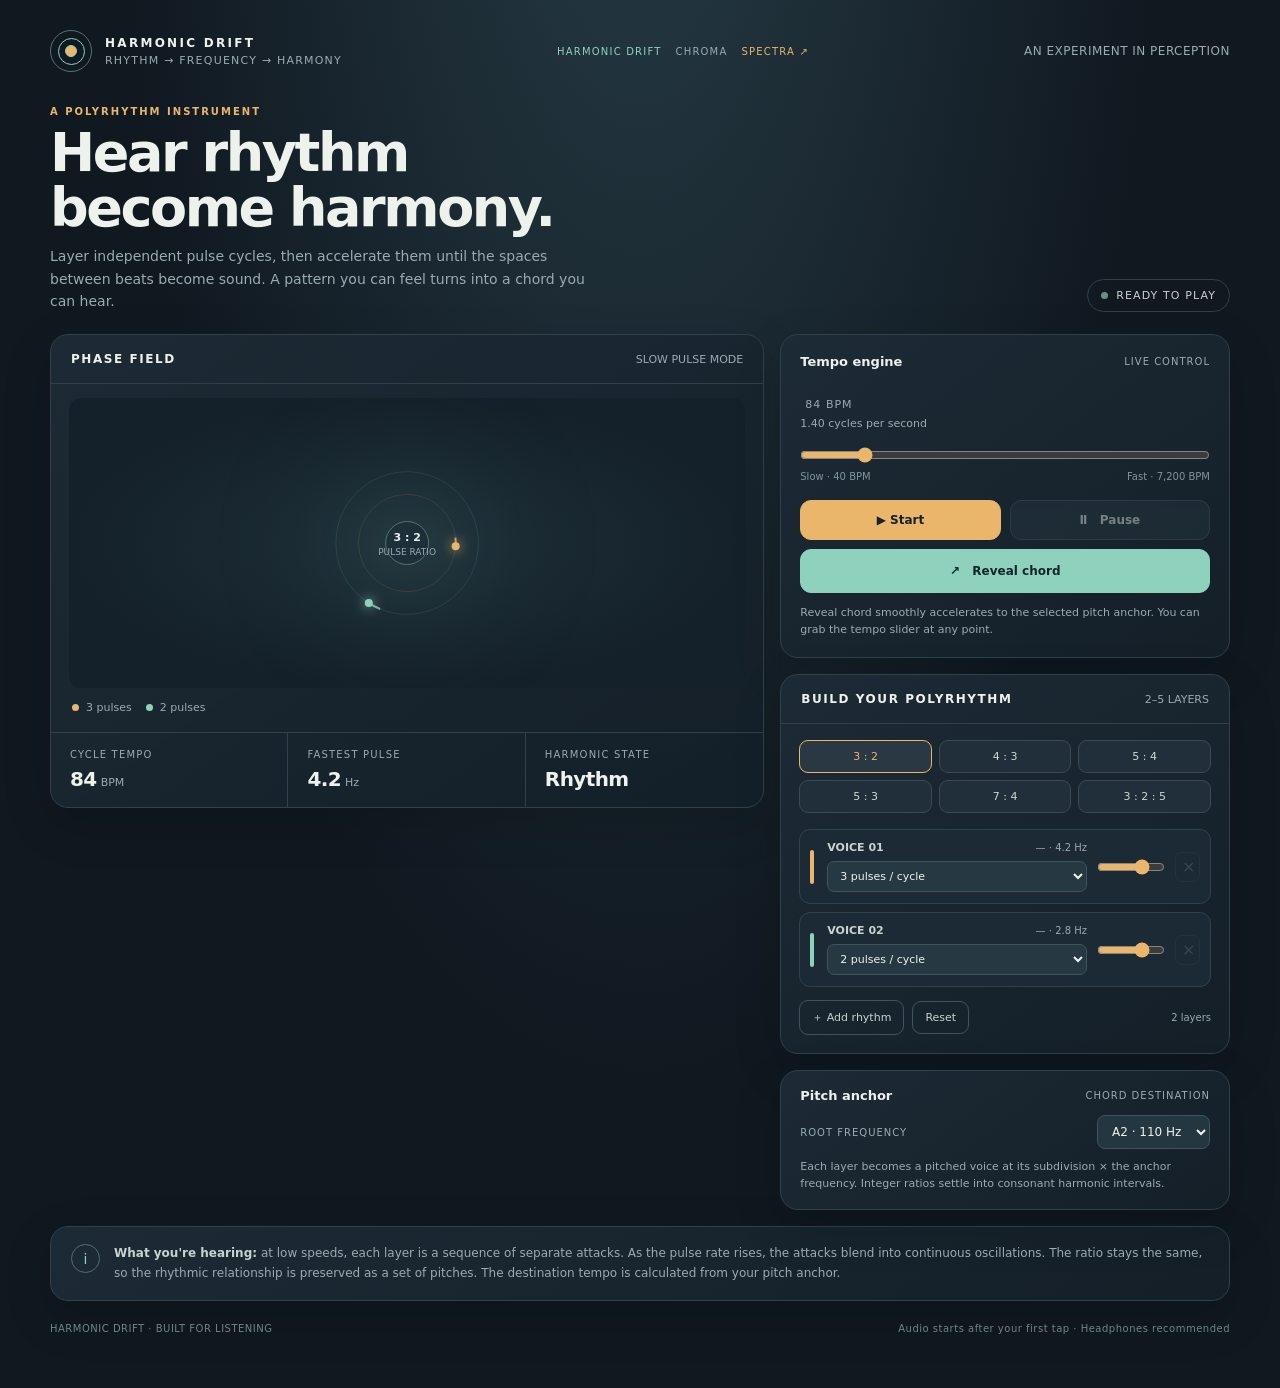
<file: public/index.html>
<!doctype html>
<html lang="en">
<head>
<meta charset="utf-8">
<meta name="viewport" content="width=device-width,initial-scale=1,viewport-fit=cover">
<meta name="theme-color" content="#101820">
<meta name="description" content="Build polyrhythms, accelerate their pulses, and hear them resolve into harmonic intervals.">
<title>Harmonic Drift — Polyrhythm to Chord</title>
<style>
:root{color-scheme:dark;--bg:#101820;--panel:#17232d;--panel2:#1d2b36;--line:#30414c;--ink:#edf2ec;--muted:#9aabb1;--soft:#c8d3d0;--accent:#e9b66b;--accent2:#8ed2bd;--danger:#e58a78;--r:18px;font-family:Inter,ui-sans-serif,system-ui,-apple-system,BlinkMacSystemFont,"Segoe UI",sans-serif}
*{box-sizing:border-box}body{margin:0;background:radial-gradient(ellipse at 50% -20%,#263b45 0,#101820 58%);color:var(--ink);min-height:100vh}button,input,select{font:inherit}button{cursor:pointer}button:focus-visible,input:focus-visible,select:focus-visible{outline:2px solid var(--accent);outline-offset:3px}.shell{width:min(1180px,100% - 36px);margin:auto;padding:30px 0 54px}.top{display:flex;align-items:center;justify-content:space-between;gap:20px;margin-bottom:34px}.brand{display:flex;align-items:center;gap:13px}.mark{width:42px;height:42px;border:1px solid #59716f;border-radius:50%;display:grid;place-items:center;position:relative}.mark:before,.mark:after{content:"";position:absolute;border:1px solid var(--accent2);border-radius:50%;width:25px;height:25px}.mark:after{width:10px;height:10px;background:var(--accent)}.brand strong{display:block;letter-spacing:.19em;font-size:12px}.brand small{display:block;color:var(--muted);font-size:11px;letter-spacing:.11em;margin-top:4px}.eyebrow{color:var(--accent);font-size:10px;letter-spacing:.2em;text-transform:uppercase;font-weight:700}.top-note{color:var(--muted);font-size:12px;letter-spacing:.04em}.intro{display:flex;align-items:end;justify-content:space-between;gap:24px;margin-bottom:22px}.intro h1{font-size:clamp(32px,5vw,54px);line-height:1.02;letter-spacing:-.045em;margin:8px 0 10px;font-weight:650}.intro p{color:var(--muted);max-width:560px;margin:0;line-height:1.6;font-size:14px}.live-pill{white-space:nowrap;border:1px solid var(--line);border-radius:99px;padding:9px 13px;color:var(--soft);font-size:11px;letter-spacing:.1em;text-transform:uppercase}.live-pill:before{content:"";display:inline-block;width:7px;height:7px;border-radius:50%;background:#6f8c84;margin-right:8px}.live-pill.active:before{background:var(--accent2);box-shadow:0 0 12px var(--accent2)}
.layout{display:grid;grid-template-columns:minmax(0,1.35fr) minmax(310px,.85fr);gap:16px;align-items:start}.panel{background:linear-gradient(145deg,rgba(29,43,54,.96),rgba(20,31,40,.98));border:1px solid var(--line);border-radius:var(--r);overflow:hidden;box-shadow:0 16px 50px #0002}.panel-head{display:flex;justify-content:space-between;align-items:center;padding:17px 20px;border-bottom:1px solid var(--line)}.panel-head h2{font-size:12px;letter-spacing:.13em;text-transform:uppercase;margin:0;font-weight:650}.panel-head span{font-size:11px;color:var(--muted)}.visual-wrap{padding:14px 18px 18px}.visual{width:100%;height:290px;display:block;border-radius:12px;background:radial-gradient(ellipse at center,#1e3039,#14212a 70%)}.legend{display:flex;flex-wrap:wrap;gap:14px;padding:13px 3px 0}.legend-item{display:flex;align-items:center;gap:7px;color:var(--muted);font-size:11px}.dot{width:7px;height:7px;border-radius:50%}.readout{display:grid;grid-template-columns:repeat(3,1fr);border-top:1px solid var(--line)}.metric{padding:16px 19px;border-right:1px solid var(--line)}.metric:last-child{border:0}.metric label{display:block;color:var(--muted);font-size:10px;text-transform:uppercase;letter-spacing:.12em;margin-bottom:7px}.metric strong{font-size:20px;font-weight:600;letter-spacing:-.03em}.metric small{font-size:11px;color:var(--muted);margin-left:4px}
.side{display:grid;gap:16px}.controls{padding:19px}.control-row{display:flex;align-items:center;justify-content:space-between;gap:12px}.control-row h3{font-size:13px;margin:0;font-weight:650}.small-label{font-size:10px;color:var(--muted);letter-spacing:.1em;text-transform:uppercase}.tempo-value{font-variant-numeric:tabular-nums;font-size:28px;letter-spacing:-.04em;margin:13px 0 2px}.tempo-value span{font-size:11px;color:var(--muted);letter-spacing:.08em;margin-left:5px}.tempo-sub{font-size:11px;color:var(--muted)}input[type=range]{width:100%;accent-color:var(--accent);margin:17px 0 8px;cursor:pointer}.range-ends{display:flex;justify-content:space-between;color:#82949b;font-size:10px}.transport{display:grid;grid-template-columns:1fr 1fr;gap:9px;margin-top:18px}.btn{border:1px solid #465b64;border-radius:11px;background:#253640;color:var(--ink);padding:12px 14px;font-size:12px;font-weight:650;transition:background .18s,border-color .18s,transform .18s}.btn:hover{background:#304550;border-color:#71858a}.btn:active{transform:scale(.98)}.btn.primary{background:var(--accent);color:#17212a;border-color:var(--accent)}.btn.primary:hover{background:#f2c782}.btn.reveal{grid-column:1/-1;background:var(--accent2);border-color:var(--accent2);color:#14252a;padding:14px}.btn.reveal:hover{background:#a8e2d0}.btn:disabled{opacity:.45;cursor:not-allowed}.hint{font-size:11px;line-height:1.5;color:var(--muted);margin:12px 0 0}
.builder{padding:0}.builder-body{padding:16px 18px 18px}.preset-grid{display:grid;grid-template-columns:repeat(3,1fr);gap:7px;margin-bottom:16px}.preset{background:#202f39;border:1px solid #394b55;color:#cbd7d2;border-radius:9px;padding:9px 4px;font-size:11px;transition:.18s}.preset:hover,.preset.selected{border-color:var(--accent);color:var(--accent);background:#293842}.tracks{display:grid;gap:8px}.track{display:grid;grid-template-columns:7px minmax(0,1fr) 68px 25px;align-items:center;gap:10px;padding:11px 10px;background:#1b2a34;border:1px solid #30434d;border-radius:11px}.track-bar{height:34px;border-radius:9px;width:4px}.track-main{min-width:0}.track-top{display:flex;justify-content:space-between;gap:8px;align-items:center;margin-bottom:7px}.track-name{font-size:11px;color:var(--soft);font-weight:650}.track-note{font-size:10px;color:var(--muted);font-variant-numeric:tabular-nums}.track select{width:100%;background:#263842;border:1px solid #40545d;color:var(--ink);border-radius:7px;padding:7px 8px;font-size:11px}.track select option{background:#1b2a34}.track-vol{width:100%;margin:0!important}.remove-track{width:25px;height:30px;border:1px solid #40535d;border-radius:7px;background:transparent;color:#9aabb1;font-size:16px;line-height:1}.remove-track:hover:not(:disabled){border-color:var(--danger);color:var(--danger)}.remove-track:disabled{opacity:.22;cursor:not-allowed}.track-actions{display:flex;align-items:center;gap:8px;margin-top:13px}.add-btn,.reset-btn{background:transparent;border:1px solid #40535d;border-radius:9px;color:var(--soft);font-size:11px;padding:9px 12px}.add-btn:hover,.reset-btn:hover{border-color:var(--accent);color:var(--accent)}.track-count{margin-left:auto;color:var(--muted);font-size:10px}
.anchor{padding:17px 19px}.anchor select{background:#243640;border:1px solid #40545d;color:var(--ink);border-radius:8px;padding:8px 10px;font-size:12px}.anchor-note{font-size:11px;color:var(--muted);line-height:1.5;margin:10px 0 0}.explain{margin-top:16px;padding:17px 20px;display:flex;gap:14px;align-items:flex-start}.explain-icon{width:29px;height:29px;border:1px solid #536d6d;border-radius:50%;display:grid;place-items:center;color:var(--accent2);flex:none;font-size:14px}.explain p{font-size:12px;color:var(--muted);line-height:1.6;margin:0}.explain strong{color:var(--soft);font-weight:600}
.footer{display:flex;justify-content:space-between;gap:16px;margin-top:22px;color:#71848c;font-size:10px;letter-spacing:.05em}.footer span:last-child{text-align:right}
@media(max-width:820px){.layout{grid-template-columns:1fr}.side{grid-template-columns:1fr 1fr}.builder{grid-column:1/-1}.anchor{grid-column:1/-1}.visual{height:260px}}
@media(max-width:560px){.shell{width:min(100% - 24px,500px);padding-top:19px}.top{margin-bottom:25px}.top-note{display:none}.intro{display:block}.intro h1{font-size:39px}.live-pill{display:inline-block;margin-top:15px}.side{grid-template-columns:1fr}.builder,.anchor{grid-column:auto}.visual{height:230px}.readout .metric{padding:13px 10px}.metric strong{font-size:17px}.metric label{font-size:9px}.footer{font-size:9px}.track{grid-template-columns:6px minmax(0,1fr) 55px 23px}}
@media(prefers-reduced-motion:reduce){*,*:before,*:after{scroll-behavior:auto!important;transition:none!important}}
</style>
</head>
<body>
<main class="shell">
<header class="top">
  <div class="brand"><div class="mark" aria-hidden="true"></div><div><strong>HARMONIC DRIFT</strong><small>RHYTHM → FREQUENCY → HARMONY</small></div></div>
  <nav aria-label="Instruments" style="display:flex;gap:14px;align-items:center;font-size:10px;letter-spacing:.12em"><a href="./index.html" style="color:var(--accent2);text-decoration:none">HARMONIC DRIFT</a><a href="./vision-audio.html" style="color:var(--muted);text-decoration:none">CHROMA</a><a href="./spectra.html" style="color:var(--accent);text-decoration:none">SPECTRA ↗</a></nav><div class="top-note">AN EXPERIMENT IN PERCEPTION</div>
</header>
<section class="intro">
  <div><div class="eyebrow">A polyrhythm instrument</div><h1>Hear rhythm<br>become harmony.</h1><p>Layer independent pulse cycles, then accelerate them until the spaces between beats become sound. A pattern you can feel turns into a chord you can hear.</p></div>
  <div class="live-pill" id="status">READY TO PLAY</div>
</section>
<div class="layout">
  <section class="panel">
    <div class="panel-head"><h2>Phase field</h2><span id="phase-caption">SLOW PULSE MODE</span></div>
    <div class="visual-wrap">
      <canvas class="visual" id="phase" aria-label="Animated visualisation of the polyrhythm cycles"></canvas>
      <div class="legend" id="legend"></div>
    </div>
    <div class="readout">
      <div class="metric"><label>Cycle tempo</label><strong id="metric-tempo">84</strong><small>BPM</small></div>
      <div class="metric"><label>Fastest pulse</label><strong id="metric-rate">4.2</strong><small>Hz</small></div>
      <div class="metric"><label>Harmonic state</label><strong id="metric-state">Rhythm</strong></div>
    </div>
  </section>
  <div class="side">
    <section class="panel controls">
      <div class="control-row"><h3>Tempo engine</h3><span class="small-label">LIVE CONTROL</span></div>
      <div class="tempo-value"><span id="tempo-number">84</span><span>BPM</span></div>
      <div class="tempo-sub" id="tempo-detail">1.40 cycles per second</div>
      <input id="tempo" type="range" min="0" max="1000" step="1" value="174" aria-label="Cycle tempo">
      <div class="range-ends"><span>Slow · 40 BPM</span><span>Fast · 7,200 BPM</span></div>
      <div class="transport">
        <button class="btn primary" id="play">▶ &nbsp; Start</button>
        <button class="btn" id="stop" disabled>Ⅱ &nbsp; Pause</button>
        <button class="btn reveal" id="reveal">↗ &nbsp; Reveal chord</button>
      </div>
      <p class="hint" id="ramp-hint">Reveal chord smoothly accelerates to the selected pitch anchor. You can grab the tempo slider at any point.</p>
    </section>
    <section class="panel builder">
      <div class="panel-head"><h2>Build your polyrhythm</h2><span>2–5 LAYERS</span></div>
      <div class="builder-body">
        <div class="preset-grid" id="presets">
          <button class="preset selected" data-ratio="3:2">3 : 2</button>
          <button class="preset" data-ratio="4:3">4 : 3</button>
          <button class="preset" data-ratio="5:4">5 : 4</button>
          <button class="preset" data-ratio="5:3">5 : 3</button>
          <button class="preset" data-ratio="7:4">7 : 4</button>
          <button class="preset" data-ratio="3:2:5">3 : 2 : 5</button>
        </div>
        <div class="tracks" id="tracks"></div>
        <div class="track-actions"><button class="add-btn" id="add">＋ Add rhythm</button><button class="reset-btn" id="reset">Reset</button><span class="track-count" id="track-count">2 layers</span></div>
      </div>
    </section>
    <section class="panel anchor">
      <div class="control-row"><h3>Pitch anchor</h3><span class="small-label">CHORD DESTINATION</span></div>
      <div class="control-row" style="margin-top:12px"><span class="small-label">Root frequency</span><select id="anchor"><option value="82.41">E2 · 82 Hz</option><option value="98">G2 · 98 Hz</option><option value="110" selected>A2 · 110 Hz</option><option value="123.47">B2 · 123 Hz</option><option value="130.81">C3 · 131 Hz</option><option value="146.83">D3 · 147 Hz</option></select></div>
      <p class="anchor-note">Each layer becomes a pitched voice at its subdivision × the anchor frequency. Integer ratios settle into consonant harmonic intervals.</p>
    </section>
  </div>
</div>
<section class="panel explain">
  <div class="explain-icon">i</div><p><strong>What you're hearing:</strong> at low speeds, each layer is a sequence of separate attacks. As the pulse rate rises, the attacks blend into continuous oscillations. The ratio stays the same, so the rhythmic relationship is preserved as a set of pitches. The destination tempo is calculated from your pitch anchor.</p>
</section>
<footer class="footer"><span>HARMONIC DRIFT · BUILT FOR LISTENING</span><span>Audio starts after your first tap · Headphones recommended</span></footer>
</main>
<script>
(() => {
  const colors = ["#e9b66b","#8ed2bd","#91aee4","#e58a78","#c6a2df"];
  const waveforms = ["triangle","sine","sawtooth","triangle","sine"];
  const $ = id => document.getElementById(id);
  const state = { bpm:84, playing:false, tracks:[3,2].map((division,i)=>({division,volume:.72})), anchor:110, ramp:null, startedAt:0 };
  const minBpm=40,maxBpm=7200;
  const clamp=(v,a,b)=>Math.max(a,Math.min(b,v));
  const smooth=(a,b,x)=>{const t=clamp((x-a)/(b-a),0,1);return t*t*(3-2*t)};
  const posFromBpm=b=>Math.round(Math.log(b/minBpm)/Math.log(maxBpm/minBpm)*1000);
  const bpmFromPos=p=>minBpm*Math.pow(maxBpm/minBpm,p/1000);
  const hz=()=>state.bpm/60;
  const pitchName=f=>{
    if(!f||f<12)return "—";
    const midi=Math.round(69+12*Math.log2(f/440));
    const names=["C","C♯","D","D♯","E","F","F♯","G","G♯","A","A♯","B"];
    return names[(midi%12+12)%12]+(Math.floor(midi/12)-1);
  };
  const ctxState={ctx:null,master:null,voices:[],nextPulse:[],timer:null};
  function renderTracks(){
    $("tracks").innerHTML=state.tracks.map((t,i)=>'<div class="track" data-index="'+i+'"><div class="track-bar" style="background:'+colors[i]+'"></div><div class="track-main"><div class="track-top"><span class="track-name">VOICE '+String(i+1).padStart(2,"0")+'</span><span class="track-note" id="note-'+i+'">—</span></div><select aria-label="Voice '+(i+1)+' subdivision" data-division="'+i+'">'+Array.from({length:8},(_,j)=>j+2).map(n=>'<option value="'+n+'" '+(n===t.division?'selected':'')+'>'+n+' pulses / cycle</option>').join("")+'</select></div><input class="track-vol" type="range" min="0" max="1" step=".01" value="'+t.volume+'" aria-label="Voice '+(i+1)+' volume" data-volume="'+i+'"><button class="remove-track" data-remove="'+i+'" aria-label="Remove voice '+(i+1)+'" '+(state.tracks.length<=2?'disabled':'')+'>×</button></div>').join("");
    $("tracks").querySelectorAll("[data-division]").forEach(el=>el.addEventListener("change",e=>{state.tracks[+e.target.dataset.division].division=+e.target.value;sync();}));
    $("tracks").querySelectorAll("[data-volume]").forEach(el=>el.addEventListener("input",e=>{state.tracks[+e.target.dataset.volume].volume=+e.target.value;syncAudio();}));
    $("tracks").querySelectorAll("[data-remove]").forEach(el=>el.addEventListener("click",e=>{if(state.tracks.length<=2)return;state.tracks.splice(+e.currentTarget.dataset.remove,1);renderTracks();}));
    $("track-count").textContent=state.tracks.length+" layers";
    $("add").disabled=state.tracks.length>=5;
    $("add").style.opacity=state.tracks.length>=5?".4":"1";
    $("legend").innerHTML=state.tracks.map((t,i)=>'<span class="legend-item"><i class="dot" style="background:'+colors[i]+'"></i>'+t.division+' pulses</span>').join("");
    document.querySelectorAll(".preset").forEach(b=>b.classList.toggle("selected",b.dataset.ratio===state.tracks.map(t=>t.division).join(":")));
    sync();
  }
  function sync(){
    $("tempo").value=posFromBpm(state.bpm);
    $("tempo-number").textContent=Math.round(state.bpm).toLocaleString();
    $("metric-tempo").textContent=Math.round(state.bpm).toLocaleString();
    $("tempo-detail").textContent=(state.bpm/60).toFixed(2)+" cycles per second";
    const fastest=Math.max(...state.tracks.map(t=>hz()*t.division));
    $("metric-rate").textContent=fastest.toFixed(fastest>=100?0:1);
    const blend=smooth(12,32,fastest);
    $("metric-state").textContent=blend>.94?"Chord":blend>.08?"Blending":"Rhythm";
    $("phase-caption").textContent=blend>.94?"HARMONIC MODE":blend>.08?"TRANSITIONING":"SLOW PULSE MODE";
    state.tracks.forEach((t,i)=>{const el=$("note-"+i);if(el)el.textContent=(hz()*t.division>=12?pitchName(hz()*t.division):"—")+" · "+(hz()*t.division).toFixed(hz()*t.division>=100?0:1)+" Hz";});
    $("status").classList.toggle("active",state.playing);
    $("status").textContent=state.playing?(blend>.94?"HARMONIC MODE":"PLAYING"):"READY TO PLAY";
    $("play").disabled=state.playing;$("stop").disabled=!state.playing;
    $("play").textContent=state.playing?"●  Playing":"▶  Start";
    syncAudio();
  }
  function ensureAudio(){
    if(ctxState.ctx)return;
    const AC=window.AudioContext||window.webkitAudioContext;
    if(!AC){alert("This browser does not support Web Audio.");return;}
    const ctx=new AC(),master=ctx.createGain();
    master.gain.value=.62;master.connect(ctx.destination);
    ctxState.ctx=ctx;ctxState.master=master;
    makeVoices();
  }
  function makeVoices(){
    const ctx=ctxState.ctx;if(!ctx)return;
    ctxState.voices.forEach(v=>{try{v.osc.stop()}catch{}});
    ctxState.voices=state.tracks.map((t,i)=>{
      const osc=ctx.createOscillator(),gain=ctx.createGain();
      osc.type=waveforms[i];osc.frequency.value=state.anchor*t.division;gain.gain.value=0;
      osc.connect(gain);gain.connect(ctxState.master);osc.start();
      return {osc,gain};
    });
    ctxState.nextPulse=state.tracks.map(()=>ctx.currentTime+.04);
  }
  function syncAudio(){
    const ctx=ctxState.ctx;if(!ctx)return;
    if(ctxState.voices.length!==state.tracks.length){makeVoices();return;}
    state.tracks.forEach((t,i)=>{
      const v=ctxState.voices[i];if(!v)return;
      const f=hz()*t.division,blend=smooth(12,32,f);
      v.osc.frequency.setTargetAtTime(Math.max(1,f),ctx.currentTime,.035);
      const level=state.playing?(.095*blend*t.volume):0;
      v.gain.gain.setTargetAtTime(level,ctx.currentTime,.045);
    });
    if(!state.playing)ctxState.master.gain.setTargetAtTime(0,ctx.currentTime,.03);
    else ctxState.master.gain.setTargetAtTime(.62,ctx.currentTime,.05);
  }
  function pulse(i,when){
    const ctx=ctxState.ctx,t=state.tracks[i];if(!ctx||!t||t.volume<=0)return;
    const osc=ctx.createOscillator(),gain=ctx.createGain();
    osc.type=waveforms[i];osc.frequency.value=390+i*105;
    gain.gain.setValueAtTime(0,when);gain.gain.linearRampToValueAtTime(.17*t.volume,when+.003);
    gain.gain.exponentialRampToValueAtTime(.0001,when+.075);
    osc.connect(gain);gain.connect(ctxState.master);osc.start(when);osc.stop(when+.08);
  }
  function scheduler(){
    const ctx=ctxState.ctx;if(!ctx||!state.playing)return;
    const now=ctx.currentTime,until=now+.12;
    state.tracks.forEach((t,i)=>{
      const f=hz()*t.division;
      if(f>34){ctxState.nextPulse[i]=until;return;}
      const interval=1/Math.max(.05,f);
      while(ctxState.nextPulse[i]<until){
        const when=ctxState.nextPulse[i],blend=smooth(12,32,f);
        if(when>=now-.01)pulse(i,when);
        ctxState.nextPulse[i]+=interval;
        if(blend>.99)break;
      }
    });
  }
  function start(){
    ensureAudio();if(!ctxState.ctx)return;
    ctxState.ctx.resume();state.playing=true;state.startedAt=performance.now();
    ctxState.nextPulse=state.tracks.map(()=>ctxState.ctx.currentTime+.04);
    if(ctxState.timer)clearInterval(ctxState.timer);
    ctxState.timer=setInterval(scheduler,20);sync();
  }
  function pause(){
    state.playing=false;if(ctxState.timer)clearInterval(ctxState.timer);ctxState.timer=null;
    sync();
  }
  function rampTo(target,duration=4200){
    const start=state.bpm;
    state.ramp={from:start,to:target,at:performance.now(),duration};
    $("ramp-hint").textContent="Ramping smoothly to "+Math.round(target).toLocaleString()+" BPM · grab the slider to take control.";
  }
  function updateRamp(now){
    if(!state.ramp)return;
    const r=state.ramp,t=clamp((now-r.at)/r.duration,0,1),e=t*t*(3-2*t);
    state.bpm=r.from+(r.to-r.from)*e;
    if(t>=1){state.ramp=null;$("ramp-hint").textContent="Chord destination reached. Change the pitch anchor or build a new ratio to explore another interval.";}
  }
  $("play").addEventListener("click",start);
  $("stop").addEventListener("click",pause);
  $("reveal").addEventListener("click",()=>{if(!state.playing)start();rampTo(state.anchor*60,3600);});
  $("tempo").addEventListener("input",e=>{state.ramp=null;state.bpm=bpmFromPos(+e.target.value);$("ramp-hint").textContent="Manual tempo control · Reveal chord will calculate a new destination from your pitch anchor.";sync();});
  $("anchor").addEventListener("change",e=>{state.anchor=+e.target.value;sync();if(state.playing)rampTo(state.anchor*60,3600);});
  $("presets").addEventListener("click",e=>{const b=e.target.closest("[data-ratio]");if(!b)return;state.tracks=b.dataset.ratio.split(":").map(n=>({division:+n,volume:.72}));renderTracks();});
  $("add").addEventListener("click",()=>{if(state.tracks.length>=5)return;const used=state.tracks.map(t=>t.division);const next=[2,3,4,5,6,7,8,9].find(n=>!used.includes(n))||6;state.tracks.push({division:next,volume:.65});renderTracks();});
  $("reset").addEventListener("click",()=>{state.tracks=[{division:3,volume:.72},{division:2,volume:.72}];state.bpm=84;state.ramp=null;renderTracks();});
  const canvas=$("phase"),g=canvas.getContext("2d");
  let width=0,height=0,dpr=1;
  function resize(){const rect=canvas.getBoundingClientRect();dpr=Math.min(devicePixelRatio||1,2);width=rect.width;height=rect.height;canvas.width=Math.round(width*dpr);canvas.height=Math.round(height*dpr);g.setTransform(dpr,0,0,dpr,0,0);}
  new ResizeObserver(resize).observe(canvas);resize();
  let lastUi=0;
  function draw(now){
    updateRamp(now);
    const cx=width/2,cy=height/2,base=Math.min(width*.37,height*.39),time=ctxState.ctx?ctxState.ctx.currentTime:now/1000;
    g.clearRect(0,0,width,height);
    const wash=g.createRadialGradient(cx,cy,4,cx,cy,base*1.7);wash.addColorStop(0,"rgba(89,132,129,.12)");wash.addColorStop(1,"rgba(10,20,26,0)");g.fillStyle=wash;g.fillRect(0,0,width,height);
    state.tracks.forEach((t,i)=>{
      const r=base*(.43+i*.2),f=hz()*t.division,blend=smooth(12,32,f),phase=(time*f)%1*Math.PI*2;
      g.beginPath();g.arc(cx,cy,r,0,Math.PI*2);g.strokeStyle=colors[i];g.globalAlpha=.12+.28*blend;g.lineWidth=1+blend*2;g.stroke();g.globalAlpha=1;
      if(blend>.05){g.beginPath();g.arc(cx,cy,r,0,Math.PI*2);g.strokeStyle=colors[i];g.globalAlpha=blend*.45;g.lineWidth=5+blend*8;g.shadowColor=colors[i];g.shadowBlur=12+blend*12;g.stroke();g.shadowBlur=0;g.globalAlpha=1;}
      const x=cx+Math.cos(phase)*r,y=cy+Math.sin(phase)*r;
      const pulseSize=4+blend*2;
      g.beginPath();g.arc(x,y,pulseSize,0,Math.PI*2);g.fillStyle=colors[i];g.shadowColor=colors[i];g.shadowBlur=12;g.fill();g.shadowBlur=0;
      if(blend<.98){g.beginPath();g.arc(cx,cy,r,phase-.18,phase);g.strokeStyle=colors[i];g.globalAlpha=.8;g.lineWidth=2;g.stroke();g.globalAlpha=1;}
    });
    g.beginPath();g.arc(cx,cy,base*.19,0,Math.PI*2);g.fillStyle="#1d3039";g.fill();g.strokeStyle="#58706e";g.lineWidth=1;g.stroke();
    g.fillStyle="#e9eee7";g.textAlign="center";g.textBaseline="middle";g.font="600 11px system-ui";g.fillText(state.tracks.map(t=>t.division).join(" : "),cx,cy-5);
    g.fillStyle="#9aabb1";g.font="9px system-ui";g.fillText("PULSE RATIO",cx,cy+10);
    if(now-lastUi>80){lastUi=now;sync();}
    requestAnimationFrame(draw);
  }
  renderTracks();requestAnimationFrame(draw);
  document.addEventListener("visibilitychange",()=>{if(document.hidden&&state.playing)pause();});
})();
</script>
</body>
</html>
</file>
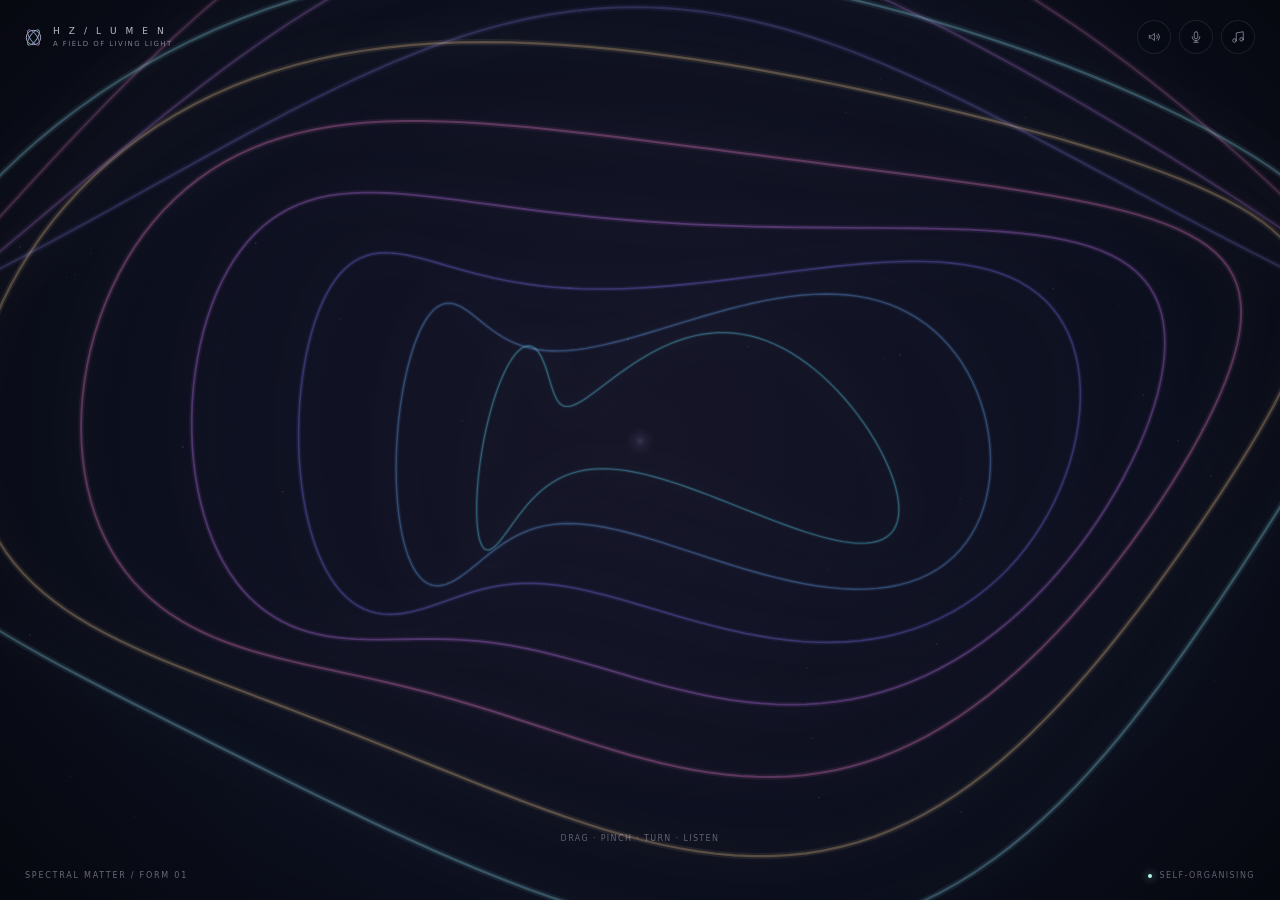
<file: public/spectra.html>
<!doctype html>
<html lang="en">
<head>
<meta charset="utf-8"><meta name="viewport" content="width=device-width,initial-scale=1,maximum-scale=1,user-scalable=no,viewport-fit=cover">
<meta name="theme-color" content="#070810"><meta name="description" content="A gesture-shaped audiovisual field of spectral light.">
<title>hz / lumen</title>
<style>
:root{color-scheme:dark;font-family:Inter,ui-sans-serif,system-ui,-apple-system,BlinkMacSystemFont,"Segoe UI",sans-serif}
*{box-sizing:border-box}html,body{margin:0;width:100%;height:100%;overflow:hidden;background:#070810;color:#f1edff}body{overscroll-behavior:none}
#field{position:fixed;inset:0;width:100%;height:100%;display:block;touch-action:none}
.vignette{position:fixed;inset:0;pointer-events:none;background:radial-gradient(ellipse at 50% 47%,transparent 30%,#07081020 72%,#070810a8 130%);mix-blend-mode:multiply}
header{position:fixed;z-index:4;top:0;left:0;right:0;padding:calc(env(safe-area-inset-top) + 20px) 25px 0;display:flex;align-items:center;justify-content:space-between;pointer-events:none}
.brand{display:flex;align-items:center;gap:11px;opacity:.78}.glyph{width:17px;height:17px;border:1px solid #e9ddff;border-radius:50%;position:relative;transform:scale(.9)}.glyph:before,.glyph:after{content:"";position:absolute;inset:3px -3px;border:1px solid #c3b4ff;border-radius:50%;transform:rotate(55deg)}.glyph:after{transform:rotate(-55deg);border-color:#9fe9e0}.wordmark{font-size:9px;letter-spacing:.34em;font-weight:500}.submark{font-size:7px;letter-spacing:.2em;color:#a5a0bb;margin-top:4px}
.tools{display:flex;gap:8px;pointer-events:auto}.tool{width:34px;height:34px;border:1px solid #ffffff20;border-radius:50%;background:#08091438;backdrop-filter:blur(12px);display:grid;place-items:center;color:#e6e0f7;opacity:.7;transition:opacity .2s,border-color .2s}.tool:hover,.tool[aria-pressed=true]{opacity:1;border-color:#d4c4ff88}.tool svg{width:14px;height:14px;fill:none;stroke:currentColor;stroke-width:1.2;stroke-linecap:round;stroke-linejoin:round}
footer{position:fixed;z-index:4;bottom:0;left:0;right:0;padding:0 25px calc(env(safe-area-inset-bottom) + 20px);display:flex;align-items:end;justify-content:space-between;pointer-events:none}.caption{font-size:8px;letter-spacing:.22em;color:#d9d3ee78;text-transform:uppercase}.state{display:flex;align-items:center;gap:8px;font-size:8px;letter-spacing:.18em;color:#d9d3ee70}.pulse{width:4px;height:4px;border-radius:50%;background:#b6f5e7;box-shadow:0 0 9px #a6ffe4}
#hint{position:fixed;z-index:3;left:50%;bottom:calc(env(safe-area-inset-bottom) + 57px);transform:translateX(-50%);white-space:nowrap;font-size:8px;letter-spacing:.17em;color:#e7e0ff62;pointer-events:none;transition:opacity 2s}
#file{display:none}
@media(max-width:600px){header{padding-left:17px;padding-right:17px}footer{padding-left:17px;padding-right:17px}.caption{max-width:58%;line-height:1.7}#hint{font-size:7px;letter-spacing:.1em}}
</style>
</head>
<body>
<canvas id="field" aria-label="Interactive abstract light field. Drag to bend the light, pinch to change its scale, and swipe to transform its form."></canvas><div class="vignette"></div>
<header><div class="brand"><span class="glyph"></span><div><div class="wordmark">H Z / L U M E N</div><div class="submark">A FIELD OF LIVING LIGHT</div></div></div>
<div class="tools">
<button class="tool" id="sound" aria-label="Toggle generative sound" aria-pressed="false" title="Generative sound"><svg viewBox="0 0 24 24"><path d="M4 10v4h4l5 4V6l-5 4H4Z"/><path d="M17 9a5 5 0 0 1 0 6M19.5 6.5a9 9 0 0 1 0 11"/></svg></button>
<button class="tool" id="mic" aria-label="Use microphone audio" aria-pressed="false" title="Listen to your surroundings"><svg viewBox="0 0 24 24"><rect x="9" y="3" width="6" height="12" rx="3"/><path d="M5.5 11.5a6.5 6.5 0 0 0 13 0M12 18v3m-4 0h8"/></svg></button>
<button class="tool" id="load" aria-label="Load music" title="Use a music file"><svg viewBox="0 0 24 24"><path d="M9 18V5l12-2v13"/><circle cx="6" cy="18" r="3"/><circle cx="18" cy="16" r="3"/></svg></button>
</div></header>
<div id="hint">DRAG · PINCH · TURN · LISTEN</div>
<footer><div class="caption" id="mode">SPECTRAL MATTER / FORM 01</div><div class="state"><span class="pulse"></span><span id="status">SELF-ORGANISING</span></div></footer>
<input id="file" type="file" accept="audio/*">
<audio id="track" loop crossorigin="anonymous"></audio>
<script>
(()=>{
const canvas=document.getElementById('field'),g=canvas.getContext('2d',{alpha:false}),$=id=>document.getElementById(id);
const s={w:0,h:0,dpr:1,t:0,last:0,cx:.5,cy:.49,scale:1,turn:0,energy:.35,mode:0,palette:0,seed:1,drag:false,pts:new Map(),audio:0,level:0,bass:0,treble:0};
const palettes=[[190,214,246,278,320,35],[155,175,198,225,260,286],[320,345,12,38,270,205],[170,190,210,230,250,280],[265,290,315,180,205,225]];
const rand=(n)=>{let x=Math.sin(n*127.1+s.seed*311.7)*43758.5453;return x-Math.floor(x)};
const clamp=(v,a,b)=>Math.max(a,Math.min(b,v));
function resize(){let r=window.devicePixelRatio||1;s.dpr=Math.min(r,1.65);s.w=innerWidth;s.h=innerHeight;canvas.width=Math.round(s.w*s.dpr);canvas.height=Math.round(s.h*s.dpr);g.setTransform(s.dpr,0,0,s.dpr,0,0)}
addEventListener('resize',resize,{passive:true});resize();
const hue=(h,a=1,l=70)=>'hsla('+((h%360)+360)%360+',92%,'+l+'%,'+a+')';
function pathRibbon(points,width,color,blur,alpha=1){g.save();g.globalCompositeOperation='screen';g.beginPath();points.forEach((p,i)=>i?g.lineTo(p.x,p.y):g.moveTo(p.x,p.y));g.strokeStyle=color;g.lineWidth=width;g.lineCap='round';g.lineJoin='round';g.globalAlpha=alpha;g.shadowColor=color;g.shadowBlur=blur;g.stroke();g.shadowBlur=0;g.globalAlpha=alpha*.34;g.lineWidth=width*2.8;g.stroke();g.restore()}
function spectral(t){
 const w=s.w,h=s.h,cx=s.cx*w,cy=s.cy*h,unit=Math.min(w,h)*s.scale,energy=s.energy+s.level*.9,cols=palettes[s.palette],n=7;
 g.save();g.translate(cx,cy);g.rotate(s.turn);
 // spectral lens: nested non-concentric ellipses, bent by the moving field
 for(let j=0;j<n;j++){
  const phase=t*(.13+s.level*.45)+j*.42+s.seed,rx=unit*(.2+j*.105),ry=unit*(.105+j*.066);
  const pts=[];for(let i=0;i<=180;i++){const a=Math.PI*2*i/180;const warp=Math.sin(a*2+phase)*unit*(.018+s.energy*.018)+Math.sin(a*3-phase*.7)*unit*.012;const x=Math.cos(a)*(rx+warp)+Math.sin(a*2+phase)*unit*.07;const y=Math.sin(a)*(ry+warp*.8)+Math.cos(a*3-phase)*unit*.055;pts.push({x,y})}
  const c=hue(cols[j%cols.length]+s.turn*32,.45+energy*.22,64+j*2);pathRibbon(pts,1.2+j*.2,c,14+energy*25,.45+energy*.26);
 }
 // one impossible arch, spectral edge
 for(let k=0;k<3;k++){const pts=[];for(let i=0;i<=140;i++){const q=i/140,x=(q-.5)*unit*1.65;const y=-unit*.14-Math.sin(q*Math.PI)*(unit*(.32+k*.105))+Math.sin(q*9+t*.5+k)*unit*.022;pts.push({x,y})}pathRibbon(pts,2.2,hue(cols[(k+2)%cols.length]+s.turn*28,.55,73),22+energy*20,.38)}
 g.restore();
}
function aurora(t){
 const w=s.w,h=s.h,cx=s.cx*w,cy=s.cy*h,unit=Math.min(w,h)*s.scale,cols=palettes[s.palette],bands=12;
 g.save();g.globalCompositeOperation='screen';
 for(let b=0;b<bands;b++){
  const phase=t*(.12+s.level*.6)+b*.73+s.seed*.3,baseY=cy+(b-bands/2)*unit*.055;
  const pts=[];for(let i=0;i<=110;i++){const q=i/110,x=(q-.5)*w*1.25+cx;const envelope=Math.pow(Math.sin(Math.PI*q),.55);const y=baseY+Math.sin(q*5.2+phase)*unit*.15*envelope+Math.sin(q*12-phase*1.4+b)*unit*.035+Math.sin(q*2.4-phase*.4)*unit*.12;pts.push({x,y})}
  const c=hue(cols[b%cols.length]+s.turn*25,.32+s.energy*.35,65+b%4*3);pathRibbon(pts,2.5+(b%3)*1.7,c,24+s.energy*36,.23+s.energy*.2);
  if(b%2===0){const fil=[];for(let j=0;j<=30;j++){const q=j/30,x=cx+(q-.5)*w*.85+Math.sin(phase+q*8)*unit*.035;const y=baseY+Math.sin(q*4+phase)*unit*.13+Math.sin(q*11-phase)*unit*.03;fil.push({x,y:y+unit*(.04+q*.22)})}pathRibbon(fil,.7,hue(cols[(b+3)%cols.length],.3,80),10,.25)}
 }
 g.restore();
}
function hybrid(t){spectral(t);g.save();g.globalAlpha=.72;aurora(t);g.restore()}
function draw(t){
 const w=s.w,h=s.h;g.globalCompositeOperation='source-over';g.globalAlpha=1;g.fillStyle='#070810';g.fillRect(0,0,w,h);
 const cx=s.cx*w,cy=s.cy*h,glow=g.createRadialGradient(cx,cy,0,cx,cy,Math.max(w,h)*.8);glow.addColorStop(0,'#161528');glow.addColorStop(.48,'#0c1020');glow.addColorStop(1,'#070810');g.fillStyle=glow;g.fillRect(0,0,w,h);
 // sparse dust, spatially stable
 for(let i=0;i<90;i++){let x=rand(i+1)*w,y=rand(i+100)*h,a=(.08+rand(i+200)*.16)*(0.7+s.level);g.fillStyle='rgba(220,225,255,'+a+')';g.fillRect(x,y,rand(i+300)*1.5+.35,rand(i+400)*1.5+.35)}
 if(s.mode===0)spectral(t);else if(s.mode===1)aurora(t);else hybrid(t);
 // a small luminous singularity, not a UI control
 const r=18+s.level*45,core=g.createRadialGradient(cx,cy,0,cx,cy,r);core.addColorStop(0,'rgba(242,226,255,'+(.16+s.level*.2)+')');core.addColorStop(.25,'rgba(177,166,255,.09)');core.addColorStop(1,'transparent');g.fillStyle=core;g.fillRect(cx-r,cy-r,r*2,r*2);
}
function frame(now){if(!s.last)s.last=now;const dt=Math.min((now-s.last)/1000,.05);s.last=now;s.t+=dt*(.2+s.energy*.9);if(s.analyser){const a=new Uint8Array(s.analyser.frequencyBinCount);s.analyser.getByteFrequencyData(a);let low=0,high=0;for(let i=0;i<a.length;i++){if(i<Math.max(2,a.length*.12))low+=a[i];else if(i>a.length*.45)high+=a[i]}s.bass=low/(Math.max(1,a.length*.12)*255);s.treble=high/(Math.max(1,a.length*.55)*255);s.level+=(Math.min(1,(s.bass*.7+s.treble*.4))*.85-s.level)*.08;s.energy=clamp(s.baseEnergy+s.level*.28,.12,1.3)}draw(s.t);requestAnimationFrame(frame)}
s.baseEnergy=.35;requestAnimationFrame(frame);
function setMode(m){s.mode=(m+3)%3;$('mode').textContent=['SPECTRAL MATTER / FORM 01','POLAR FLUID / FORM 02','INTERFERENCE / FORM 03'][s.mode]}
let start=null;
canvas.addEventListener('pointerdown',e=>{canvas.setPointerCapture(e.pointerId);s.pts.set(e.pointerId,{x:e.clientX,y:e.clientY});s.drag=true;if(s.pts.size===1)start={x:e.clientX,y:e.clientY,time:performance.now(),cx:s.cx,cy:s.cy};if(s.pts.size===2){const p=[...s.pts.values()];s.pinch=Math.hypot(p[0].x-p[1].x,p[0].y-p[1].y);s.angle=Math.atan2(p[1].y-p[0].y,p[1].x-p[0].x);s.startScale=s.scale;s.startTurn=s.turn}});
canvas.addEventListener('pointermove',e=>{if(!s.pts.has(e.pointerId))return;const prev=s.pts.get(e.pointerId);s.pts.set(e.pointerId,{x:e.clientX,y:e.clientY});if(s.pts.size===1&&start){const dx=e.clientX-start.x,dy=e.clientY-start.y;s.cx=clamp(start.cx+dx/s.w,.12,.88);s.cy=clamp(start.cy+dy/s.h,.14,.86);s.baseEnergy=clamp(.35+Math.abs(dy)/s.h*1.2,.18,1.1)}else if(s.pts.size>=2){const p=[...s.pts.values()],d=Math.hypot(p[0].x-p[1].x,p[0].y-p[1].y),a=Math.atan2(p[1].y-p[0].y,p[1].x-p[0].x);s.scale=clamp(s.startScale*d/Math.max(1,s.pinch),.45,1.9);s.turn=s.startTurn+(a-s.angle)}});
function end(e){const p=s.pts.get(e.pointerId);s.pts.delete(e.pointerId);if(s.pts.size===0&&start){const dx=e.clientX-start.x,dy=e.clientY-start.y,dist=Math.hypot(dx,dy),elapsed=performance.now()-start.time;if(dist<18&&elapsed<300){s.seed+=1;s.palette=(s.palette+1)%palettes.length}else if(Math.abs(dx)>Math.abs(dy)&&Math.abs(dx)>65){setMode(s.mode+(dx<0?1:-1))}start=null}s.drag=s.pts.size>0}
canvas.addEventListener('pointerup',end);canvas.addEventListener('pointercancel',end);
let audioCtx=null,analyser=null,source=null,micStream=null,osc=[],audioEl=$('track');
function connectAnalyser(node){analyser=audioCtx.createAnalyser();analyser.fftSize=256;analyser.smoothingTimeConstant=.82;node.connect(analyser);analyser.connect(audioCtx.destination);s.analyser=analyser}
async function soundscape(){audioCtx=new(window.AudioContext||window.webkitAudioContext)();await audioCtx.resume();const master=audioCtx.createGain();master.gain.value=.075;const filter=audioCtx.createBiquadFilter();filter.type='lowpass';filter.frequency.value=650;master.connect(filter);connectAnalyser(filter);[55,82.41,110,164.81].forEach((f,i)=>{const o=audioCtx.createOscillator(),gain=audioCtx.createGain(),lfo=audioCtx.createOscillator(),lg=audioCtx.createGain();o.type=i===3?'triangle':'sine';o.frequency.value=f;o.detune.value=(i-1.5)*3;gain.gain.value=[.5,.24,.12,.07][i];lfo.frequency.value=.04+i*.017;lg.gain.value=f*.012;lfo.connect(lg);lg.connect(o.frequency);o.connect(gain);gain.connect(master);o.start();lfo.start();osc.push(o,lfo)});s.audio=1;$('sound').setAttribute('aria-pressed','true');$('status').textContent='SOUND / SYNTHESIS'}
async function microphone(){if(!navigator.mediaDevices?.getUserMedia)throw Error('Microphone unavailable');const stream=await navigator.mediaDevices.getUserMedia({audio:true});micStream=stream;audioCtx=new(window.AudioContext||window.webkitAudioContext)();await audioCtx.resume();source=audioCtx.createMediaStreamSource(stream);analyser=audioCtx.createAnalyser();analyser.fftSize=256;analyser.smoothingTimeConstant=.82;source.connect(analyser);s.analyser=analyser;s.audio=2;$('mic').setAttribute('aria-pressed','true');$('status').textContent='LISTENING / LIVE INPUT'}
function stopAudio(){if(audioCtx){osc.forEach(o=>{try{o.stop()}catch(_){}});osc=[];audioCtx.close();audioCtx=null}if(micStream){micStream.getTracks().forEach(t=>t.stop());micStream=null}audioEl.pause();if(audioEl.src.startsWith('blob:'))URL.revokeObjectURL(audioEl.src);audioEl.removeAttribute('src');audioEl.load();s.analyser=null;s.audio=0;s.level=0;s.energy=s.baseEnergy;$('sound').setAttribute('aria-pressed','false');$('mic').setAttribute('aria-pressed','false');$('status').textContent='SELF-ORGANISING'}
$('sound').addEventListener('click',async()=>{try{if(s.audio===1){stopAudio();return}stopAudio();await soundscape()}catch(e){$('status').textContent='AUDIO UNAVAILABLE'}});
$('mic').addEventListener('click',async()=>{try{if(s.audio===2){stopAudio();return}stopAudio();await microphone()}catch(e){$('status').textContent='MICROPHONE UNAVAILABLE'}});
$('load').addEventListener('click',()=>{stopAudio();$('file').click()});
$('file').addEventListener('change',async e=>{const f=e.target.files[0];if(!f)return;try{audioCtx=new(window.AudioContext||window.webkitAudioContext)();audioEl.src=URL.createObjectURL(f);await audioEl.play();source=audioCtx.createMediaElementSource(audioEl);connectAnalyser(source);s.audio=3;$('status').textContent='LISTENING / '+f.name.slice(0,18).toUpperCase()}catch(_){$('status').textContent='CANNOT PLAY THIS FILE'}});
$('hint').style.opacity='1';setTimeout(()=>$('hint').style.opacity='0',6500);
document.addEventListener('visibilitychange',()=>{if(document.hidden&&audioCtx)audioCtx.suspend();else if(audioCtx)audioCtx.resume()});
})();
</script>
</body></html>
</file>
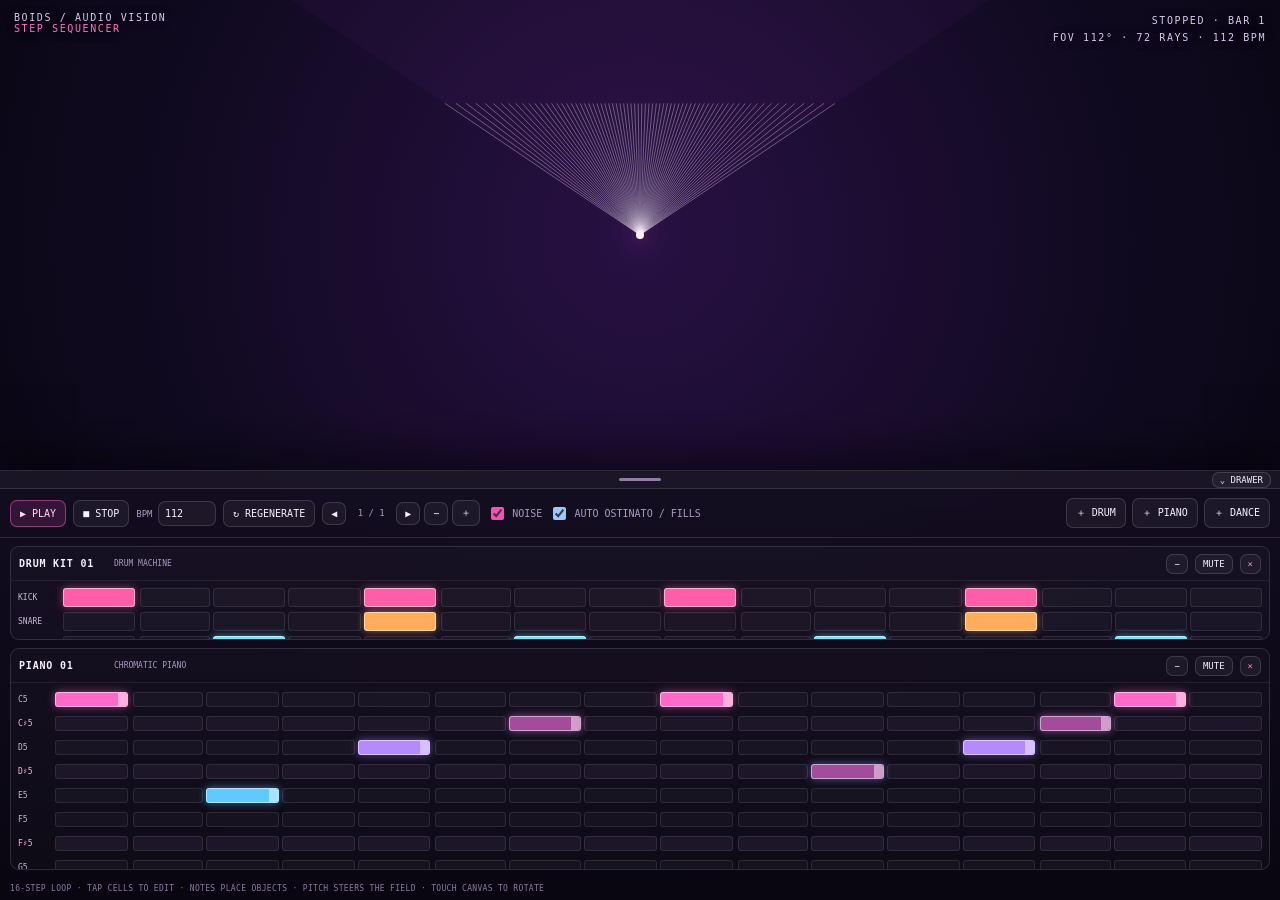
<file: public/vision-audio.html>
<!doctype html>
<html lang="en">
<head>
<meta charset="utf-8"><meta name="viewport" content="width=device-width,initial-scale=1,viewport-fit=cover">
<meta name="theme-color" content="#080512"><title>BOIDS / Audio Vision Sequencer</title>
<style>
:root{color-scheme:dark;--bg:#080512;--panel:#100b1d;--line:#ffffff20;--muted:#a99abf;--ink:#f6efff;--pink:#ff4db8;--cyan:#4de9ff;--lime:#c5ff69}
*{box-sizing:border-box}html,body{width:100%;height:100%;margin:0;overflow:hidden;background:var(--bg);color:var(--ink);font-family:ui-monospace,SFMono-Regular,Menlo,monospace}
body{display:flex;flex-direction:column;background:radial-gradient(ellipse at 50% 40%,#1b1030,#080512 70%,#030208)}
#stage{position:relative;flex:1;min-height:180px;overflow:hidden}canvas{display:block;width:100%;height:100%;touch-action:none}
#overlay{position:absolute;inset:12px 14px auto;display:flex;justify-content:space-between;align-items:start;pointer-events:none;color:#d9c9ef;font-size:10px;letter-spacing:.16em;text-shadow:0 1px 8px #000}
#readout{text-align:right;line-height:1.7}
 #panel{height:var(--drawer-height,min(48vh,430px));min-height:0;display:flex;flex-direction:column;background:linear-gradient(180deg,#130d20f2,#090612f8);border-top:1px solid #ffffff26;box-shadow:0 -12px 50px #0008;z-index:2}
#drawerGrip{position:relative;height:18px;flex:0 0 18px;display:flex;align-items:center;justify-content:center;background:#ffffff08;border-bottom:1px solid var(--line);touch-action:none;cursor:ns-resize}#drawerGrip:before{content:"";width:42px;height:3px;border-radius:3px;background:#8e7da4}#drawerToggle{position:absolute;right:9px;top:1px;padding:2px 7px;font-size:9px}#panel.collapsed{height:43px!important;min-height:43px!important}#panel.collapsed #toolbar,#panel.collapsed #tracks,#panel.collapsed #foot{display:none}#toolbar{display:flex;align-items:center;gap:7px;padding:9px 10px;border-bottom:1px solid var(--line);flex-wrap:wrap}
button,select,input{font:inherit;color:var(--ink);background:#ffffff0c;border:1px solid #ffffff25;border-radius:7px;padding:7px 9px;font-size:10px}
button{cursor:pointer}button:active{background:#ffffff25}button.primary{background:#b83d9b35;border-color:#ff69c477;color:#ffd8f2}
button.active{border-color:var(--lime);color:var(--lime)}button.danger{color:#ff8aaf}
#bpm{width:58px;padding:6px}#noiseLabel{display:flex;gap:5px;align-items:center;font-size:10px;color:var(--muted)}#noise{accent-color:var(--pink)}
#trackActions{margin-left:auto;display:flex;gap:6px}
#tracks{flex:1;min-height:0;overflow-y:auto;overflow-x:hidden;overscroll-behavior:contain;touch-action:pan-y;padding:8px 10px 14px;display:flex;flex-direction:column;gap:8px}
.track{border:1px solid var(--line);border-radius:9px;background:#ffffff06;overflow:hidden}
.trackhead{display:flex;align-items:center;gap:7px;padding:6px 8px;border-bottom:1px solid #ffffff12;min-height:34px}
.trackname{font-size:10px;font-weight:700;letter-spacing:.08em;min-width:88px}.kind{font-size:8px;color:var(--muted);text-transform:uppercase}
.trackhead button{padding:4px 7px;font-size:9px}.track.collapsed .trackhead{border-bottom:0}.track.collapsed .lanes{display:none}.track.collapsed .trackhead{min-height:25px}.track.collapsed .trackname{opacity:.85}.track[data-type="piano"] .lane{grid-template-columns:34px repeat(16,minmax(11px,1fr))}.track[data-type="piano"] .lane.chromatic{grid-template-columns:34px repeat(16,minmax(11px,1fr))}.track[data-type="piano"] .lanelabel.accidental{color:#ffb5e3}.track[data-type="piano"] .step.accidental{background:#1d1528}.track[data-type="piano"] .step.accidental.on{background:#a34c9c}.track[data-type="piano"] .step.note-span{grid-column:var(--start) / span var(--duration);z-index:1;position:relative;touch-action:pan-y}.note-span:after{content:"";position:absolute;right:0;top:0;bottom:0;width:9px;background:#ffffff75;border-radius:0 3px 3px 0}.pagebar{display:flex;align-items:center;gap:4px}.pagebar button{padding:5px 8px}.pagecount{font-size:9px;color:var(--muted);min-width:42px;text-align:center}.trackhead .spacer{flex:1}
.lanes{padding:6px 7px;display:flex;flex-direction:column;gap:4px}
.lane{display:grid;grid-template-columns:42px repeat(16,minmax(13px,1fr));gap:3px;align-items:center;min-height:20px}
.lanelabel{font-size:8px;color:#c7b9d7;white-space:nowrap}
.step{padding:0;min-width:0;height:19px;border-radius:3px;border:1px solid #ffffff18;background:#ffffff08;position:relative}
.step:nth-of-type(4n + 2){margin-left:2px}
.step.on{background:var(--step-color,#d94da9);border-color:#ffffff80;box-shadow:0 0 8px color-mix(in srgb,var(--step-color,#d94da9),transparent 48%)}
.step.current{outline:1px solid #fff;outline-offset:1px}
.step.on.current{filter:brightness(1.45)}
.track[data-type="piano"] .step{height:15px}
#foot{font-size:8px;color:#887b9d;padding:0 10px 7px;letter-spacing:.04em}
@media(max-width:540px){#panel{height:52vh;min-height:260px}#toolbar{gap:5px;padding:7px}button,select{padding:7px;font-size:9px}#trackActions{margin-left:0}.trackname{min-width:68px}.lane{grid-template-columns:35px repeat(16,minmax(11px,1fr));gap:2px}.step{height:17px}}
</style></head>
<body>
<div id="stage"><canvas id="view"></canvas><div id="overlay"><div>BOIDS / AUDIO VISION<br><span style="color:#ff70c7">STEP SEQUENCER</span></div><div id="readout">STOPPED<br>FOV 112° · 72 RAYS</div></div></div>
<section id="panel">
<div id="drawerGrip"><button id="drawerToggle" aria-label="Collapse drawer">⌄ DRAWER</button></div>
<div id="toolbar">
<button id="play" class="primary">▶ PLAY</button><button id="stop">■ STOP</button>
<label style="font-size:9px;color:var(--muted)">BPM <input id="bpm" type="number" min="55" max="190" value="112"></label>
<button id="regen">↻ REGENERATE</button><div class="pagebar"><button id="prevPage" aria-label="Previous page">◀</button><span id="pageCount" class="pagecount">1 / 1</span><button id="nextPage" aria-label="Next page">▶</button><button id="removePage" aria-label="Remove page">−</button><button id="addPage" aria-label="Add page">＋</button></div>
<label id="noiseLabel"><input id="noise" type="checkbox" checked> NOISE</label><label id="noiseLabel"><input id="autoFill" type="checkbox" checked> AUTO OSTINATO / FILLS</label>
<div id="trackActions"><button id="addDrum">＋ DRUM</button><button id="addPiano">＋ PIANO</button><button id="addDance">＋ DANCE</button></div>
</div>
<div id="tracks" aria-label="Sequencer tracks"></div>
<div id="foot">16-STEP LOOP · TAP CELLS TO EDIT · NOTES PLACE OBJECTS · PITCH STEERS THE FIELD · TOUCH CANVAS TO ROTATE</div>
</section>
<script>
(()=>{'use strict';
const $=id=>document.getElementById(id),canvas=$('view'),ctx=canvas.getContext('2d'),tracksEl=$('tracks'),readout=$('readout');
const clamp=(v,a,b)=>Math.max(a,Math.min(b,v)),TAU=Math.PI*2;
let W=0,H=0,dpr=1,angle=-Math.PI/2,baseAngle=-Math.PI/2,fov=112,baseFov=112,rayCount=72,beatPulse=0,pop=0,spin=0,danceTarget=0,danceOffset=0;
let audioCtx=null,master=null,analyser=null,frequency=null,waveform=null,noiseNode=null,noiseGain=null;
let running=false,nextTime=0,step=0,bar=0,timer=null,lastFrame=0,energy={bass:0,mid:0,high:0,all:0},particles=[],noiseEnabled=true,autoFill=true,spinAngle=0,spinRate=0;
let trackId=0,activePage=0,pageCount=1,resizingNote=null;let raysEnabled=true,raysFrozen=false,rayDirection=1,rayShimmer=0,rayBaseCount=72,danceSpeed=1;
const notes=Array.from({length:12},(_,i)=>72+i),noteNames=['C5','C♯5','D5','D♯5','E5','F5','F♯5','G5','G♯5','A5','A♯5','B5'];
const drumNames=['KICK','SNARE','HAT','CLAP'],drumColours=['#ff5da8','#ffad5c','#6be7ff','#c3ff72'];
const tracks=[];const danceNames=['PULSE','SHIMMER','RAYS ON','RAYS OFF','REVERSE','FREEZE','+ RAYS','− RAYS','SLOW PASS','FAST PASS','ITEMS'];const danceColours=['#ff63cf','#fff1a6','#7ceaff','#ff829d','#b99aff','#a4a4ff','#9dff8b','#ffad73','#71dfff','#ff9bce','#d4ff75'];
const makeDrum=(name)=>({id:++trackId,type:'drum',name,muted:false,collapsed:false,volume:.8,pages:[ [
[1,0,0,0,1,0,0,0,1,0,0,0,1,0,0,0],
[0,0,0,0,1,0,0,0,0,0,0,0,1,0,0,0],
[0,0,1,0,0,0,1,0,0,0,1,0,0,0,1,0],
[0,0,0,0,0,0,0,0,1,0,0,0,0,0,1,0]
] ]});
const makePiano=(name)=>({id:++trackId,type:'piano',name,muted:false,collapsed:false,volume:.5,pages:[ [
[1,0,0,0,0,0,0,0,1,0,0,0,0,0,1,0],
[0,0,0,0,0,0,1,0,0,0,0,0,0,1,0,0],
[0,0,0,0,1,0,0,0,0,0,0,0,1,0,0,0],
[0,0,0,0,0,0,0,0,0,0,1,0,0,0,0,0],
[0,0,1,0,0,0,0,0,0,0,0,0,0,0,0,0],
[0,0,0,0,0,0,0,0,0,0,0,0,0,0,0,0],
[0,0,0,0,0,0,0,0,0,0,0,0,0,0,0,0],
[0,0,0,0,0,0,0,0,0,0,0,0,0,0,0,0],
[0,0,0,0,0,0,0,0,0,0,0,0,0,0,0,0],
[0,0,0,0,0,0,0,0,0,0,0,0,0,0,0,0],
[0,0,0,0,0,0,0,0,0,0,0,0,0,0,0,0],
[0,0,0,0,0,0,0,0,0,0,0,0,0,0,0,0]
] ]});
tracks.push(makeDrum('DRUM KIT 01'),makePiano('PIANO 01'));
function makeDance(name){return{id:++trackId,type:'dance',name,muted:false,collapsed:false,volume:1,pages:[Array.from({length:danceNames.length},(_,ri)=>Array.from({length:16},(_,si)=>ri===0&&[0,4,8,12].includes(si)||ri===1&&[2,6,10,14].includes(si)||ri===10&&[3,11].includes(si)?1:0))]}}function blankPattern(type){return type==='drum'?Array.from({length:4},()=>Array(16).fill(0)):type==='dance'?Array.from({length:danceNames.length},()=>Array(16).fill(0)):Array.from({length:12},()=>Array(16).fill(0))}
function updatePageBar(){$('pageCount').textContent=(activePage+1)+' / '+pageCount;$('prevPage').disabled=activePage===0;$('nextPage').disabled=activePage===pageCount-1;$('removePage').disabled=pageCount===1}
function renderTracks(){tracksEl.innerHTML='';updatePageBar();for(const tr of tracks){const pattern=tr.pages[activePage]||blankPattern(tr.type);const card=document.createElement('div');card.className='track'+(tr.collapsed?' collapsed':'');card.dataset.type=tr.type;card.dataset.id=tr.id;const head=document.createElement('div');head.className='trackhead';head.innerHTML='<span class="trackname"></span><span class="kind"></span><span class="spacer"></span><button class="collapse"></button><button class="mute"></button><button class="remove danger">×</button>';head.querySelector('.trackname').textContent=tr.name;head.querySelector('.kind').textContent=tr.type==='drum'?'DRUM MACHINE':tr.type==='dance'?'VISUAL MOTION':'CHROMATIC PIANO';head.querySelector('.collapse').textContent=tr.collapsed?'＋':'−';head.querySelector('.collapse').title=tr.collapsed?'Expand instrument':'Minimise instrument';head.querySelector('.collapse').onclick=()=>{tr.collapsed=!tr.collapsed;renderTracks()};head.querySelector('.mute').textContent=tr.muted?'MUTED':'MUTE';head.querySelector('.mute').classList.toggle('active',tr.muted);head.querySelector('.mute').onclick=()=>{tr.muted=!tr.muted;renderTracks()};head.querySelector('.remove').onclick=()=>{if(tracks.length>1){tracks.splice(tracks.indexOf(tr),1);renderTracks()}};card.appendChild(head);const lanes=document.createElement('div');lanes.className='lanes';const labels=tr.type==='drum'?drumNames:tr.type==='dance'?danceNames:noteNames;pattern.forEach((row,ri)=>{const lane=document.createElement('div');lane.className='lane'+(tr.type==='piano'?' chromatic':'');const label=document.createElement('span');label.className='lanelabel'+(tr.type==='piano'&&[1,3,6,8,10].includes(ri)?' accidental':'');label.textContent=labels[ri];lane.appendChild(label);
if(tr.type==='piano'){const covered=new Set();for(let si=0;si<16;si++){if(covered.has(si))continue;const dur=Math.max(0,Math.min(16-si,Number(row[si])||0));if(dur>0){const b=document.createElement('button');b.className='step on note-span'+([1,3,6,8,10].includes(ri)?' accidental':'');b.style.setProperty('--step-color','#'+['ff69c7','e98cff','b58aff','8b9dff','62c9ff','56e9cf','b6f27c','ffd16c','ff9d68','f16f91','9d8cff','69c8ff'][ri]);b.style.setProperty('--start',si+2);b.style.setProperty('--duration',dur);b.style.gridColumn=(si+2)+' / span '+dur;b.dataset.start=si;b.dataset.step=si;b.dataset.duration=dur;b.title=labels[ri]+' · step '+(si+1)+' · '+dur+' step(s)';b.setAttribute('aria-label',b.title);b.onclick=()=>{if(!resizingNote){row[si]=0;renderTracks()}};b.addEventListener('pointerdown',e=>{const rect=b.getBoundingClientRect();if(e.clientX>=rect.right-13){e.preventDefault();e.stopPropagation();resizingNote={trId:tr.id,row:ri,start:si,lane,pattern,card};b.setPointerCapture(e.pointerId)}});b.addEventListener('pointermove',e=>{if(!resizingNote||resizingNote.trId!==tr.id||resizingNote.row!==ri||resizingNote.start!==si)return;const rect=lane.getBoundingClientRect(),labelWidth=42,cell=(rect.width-labelWidth)/16,target=Math.floor((e.clientX-rect.left-labelWidth)/cell);row[si]=Math.max(1,Math.min(16-si,target-si+1));for(let k=si+1;k<si+row[si];k++)row[k]=0;b.style.gridColumn=(si+2)+' / span '+row[si]});b.addEventListener('pointerup',()=>{if(resizingNote&&resizingNote.trId===tr.id){resizingNote=null;renderTracks()}});lane.appendChild(b);for(let k=si;k<si+dur;k++)covered.add(k)}else{const b=document.createElement('button');b.className='step'+([1,3,6,8,10].includes(ri)?' accidental':'');b.dataset.step=si;b.style.gridColumn=String(si+2);b.onclick=()=>{row[si]=1;renderTracks()};b.setAttribute('aria-label',labels[ri]+' step '+(si+1));lane.appendChild(b)}}}else{row.forEach((on,si)=>{const b=document.createElement('button');b.className='step'+(on?' on':'');b.dataset.step=si;b.style.setProperty('--step-color',tr.type==='dance'?danceColours[ri]:drumColours[ri]);b.style.gridColumn=String(si+2);b.setAttribute('aria-label',labels[ri]+' step '+(si+1));b.onclick=()=>{row[si]=row[si]?0:1;b.classList.toggle('on',!!row[si])};lane.appendChild(b)})}lanes.appendChild(lane)});card.appendChild(lanes);tracksEl.appendChild(card)}}function setupAudio(){if(audioCtx)return;if(!window.AudioContext&&!window.webkitAudioContext)return;audioCtx=new(window.AudioContext||window.webkitAudioContext)();master=audioCtx.createGain();master.gain.value=.72;analyser=audioCtx.createAnalyser();analyser.fftSize=2048;analyser.smoothingTimeConstant=.78;frequency=new Uint8Array(analyser.frequencyBinCount);waveform=new Uint8Array(analyser.fftSize);master.connect(analyser);analyser.connect(audioCtx.destination);createNoiseBed()}
function createNoiseBed(){const len=audioCtx.sampleRate*2,buf=audioCtx.createBuffer(1,len,audioCtx.sampleRate),data=buf.getChannelData(0);for(let i=0;i<len;i++)data[i]=(Math.random()*2-1)*.23;noiseNode=audioCtx.createBufferSource();noiseNode.buffer=buf;noiseNode.loop=true;const filter=audioCtx.createBiquadFilter();filter.type='lowpass';filter.frequency.value=850;noiseGain=audioCtx.createGain();noiseGain.gain.value=noiseEnabled?.018:0;noiseNode.connect(filter);filter.connect(noiseGain);noiseGain.connect(master);noiseNode.start()}
function envelope(g,t,peak,decay){g.gain.setValueAtTime(.0001,t);g.gain.exponentialRampToValueAtTime(Math.max(.0002,peak),t+.008);g.gain.exponentialRampToValueAtTime(.0001,t+decay)}
function synth(midi,t,dur=.22,vol=.35,wave='triangle'){const osc=audioCtx.createOscillator(),g=audioCtx.createGain(),filter=audioCtx.createBiquadFilter();osc.type=wave;osc.frequency.setValueAtTime(440*Math.pow(2,(midi-69)/12),t);filter.type='lowpass';filter.frequency.setValueAtTime(1800+Math.max(0,midi-60)*90,t);g.gain.setValueAtTime(.0001,t);g.gain.exponentialRampToValueAtTime(Math.max(.0002,vol),t+.012);g.gain.exponentialRampToValueAtTime(.0001,t+dur);osc.connect(filter);filter.connect(g);g.connect(master);osc.start(t);osc.stop(t+dur+.03)}
function noiseHit(t,vol,dur,cutoff){const n=Math.floor(audioCtx.sampleRate*dur),buf=audioCtx.createBuffer(1,n,audioCtx.sampleRate),d=buf.getChannelData(0);for(let i=0;i<n;i++)d[i]=(Math.random()*2-1)*(1-i/n);const src=audioCtx.createBufferSource(),f=audioCtx.createBiquadFilter(),g=audioCtx.createGain();src.buffer=buf;f.type='highpass';f.frequency.value=cutoff;g.gain.setValueAtTime(Math.max(.0001,vol),t);g.gain.exponentialRampToValueAtTime(.0001,t+dur);src.connect(f);f.connect(g);g.connect(master);src.start(t)}
function kick(t,v){const o=audioCtx.createOscillator(),g=audioCtx.createGain();o.type='sine';o.frequency.setValueAtTime(145,t);o.frequency.exponentialRampToValueAtTime(42,t+.13);g.gain.setValueAtTime(v,t);g.gain.exponentialRampToValueAtTime(.0001,t+.22);o.connect(g);g.connect(master);o.start(t);o.stop(t+.23)}
function playDrum(kind,t,vol){if(kind===0)kick(t,.9*vol);else if(kind===1){noiseHit(t,.38*vol,.19,900);const o=audioCtx.createOscillator(),g=audioCtx.createGain();o.frequency.setValueAtTime(185,t);g.gain.setValueAtTime(.22*vol,t);g.gain.exponentialRampToValueAtTime(.0001,t+.1);o.connect(g);g.connect(master);o.start(t);o.stop(t+.11)}else if(kind===2)noiseHit(t,.18*vol,.055,6500);else{noiseHit(t,.28*vol,.12,1600);noiseHit(t,.1*vol,.16,5000)}}
function placeObject(midi,kind,at,stepIndex){const lo=kind==='drum'?0:48,hi=kind==='drum'?3:84,p=clamp((midi-lo)/(hi-lo),0,1);particles.push({a:kind==='drum'?angle+(stepIndex/16-.5)*1.1:baseAngle+(p-.5)*Math.PI*1.7,r:.15+p*.55,life:1,size:kind==='drum'?4+kind*1:3+p*7,hue:kind==='drum'?[335,28,190,95][midi]:(275+p*170)%360,kind,seed:Math.random()*TAU});if(particles.length>420)particles.splice(0,particles.length-420)}
function spawnPassItems(count,speed){for(let i=0;i<count;i++)particles.push({a:Math.random()*TAU,r:.05+Math.random()*.18,life:1,size:4+Math.random()*7,hue:Math.random()*360,kind:'pass',seed:Math.random()*TAU,radialSpeed:.006*speed*(.7+Math.random()),angularSpeed:(Math.random()-.5)*.012*speed})}function scheduleStep(s,t){const stepDuration=60/Number($('bpm').value||112)/4;for(const tr of tracks){if(tr.muted)continue;const pattern=tr.pages[activePage]||tr.pages[0];if(tr.type==='dance'){pattern.forEach((row,ri)=>{if(!row[s])return;switch(ri){case 0:beatPulse=1;pop=1;break;case 1:rayShimmer=1;break;case 2:raysEnabled=true;break;case 3:raysEnabled=false;break;case 4:rayDirection*=-1;break;case 5:raysFrozen=!raysFrozen;break;case 6:rayBaseCount=clamp(rayBaseCount+8,8,256);break;case 7:rayBaseCount=clamp(rayBaseCount-8,8,256);break;case 8:danceSpeed=.45;spawnPassItems(2,.55);break;case 9:danceSpeed=1.9;spawnPassItems(3,1.5);break;case 10:spawnPassItems(5,.9);break;}})}else if(tr.type==='drum'){pattern.forEach((row,ri)=>{if(row[s]){playDrum(ri,t,tr.volume);placeObject(ri,'drum',t,s);if(ri===0){beatPulse=1;pop=1}}})}else{pattern.forEach((row,ri)=>{if(row[s]){const midi=notes[ri];const duration=Math.max(1,Number(row[s])||1);synth(midi,t,Math.min(.9,duration*60/Number($('bpm').value||112)/4*.92),tr.volume,'triangle');placeObject(midi,'note',t,s)}})}}if(autoFill){const ost=[0,-1,2,-1,4,-1,2,-1,0,-1,5,-1,4,-1,2,-1][s];if(ost>=0){synth(notes[ost]-12,t,.34,.075,'sine');placeObject(notes[ost]-12,'note',t,s)}if(bar%4===3&&s>=12){if(Math.random()<.8){const d=s===12?0:(Math.random()<.55?1:2);playDrum(d,t,.42);placeObject(d,'drum',t,s)}if(s===15&&Math.random()<.7)playDrum(3,t,.34)}}
if(noiseEnabled&&s%4===2&&bar%2===1)noiseHit(t,.035,.045,4200);if(s===15&&noiseEnabled)noiseHit(t,.055,.1,2400);
if(s%4===0){const beat=s/4,beatIndex=(bar*4+beat)%8,moves=[0,0,Math.PI/4,-Math.PI/4,0,Math.PI/2,-Math.PI/2,0];danceTarget=moves[beatIndex];if(beatIndex===0)pop=1;if(beatIndex===7)spinRate=TAU*1.15}
}
function tick(){if(!running||!audioCtx)return;const now=audioCtx.currentTime;while(nextTime<now+.12){scheduleStep(step,nextTime);step++;if(step>=16){step=0;bar++;activePage=(activePage+1)%pageCount;renderTracks()}nextTime+=60/Number($('bpm').value||112)/4}updatePlayhead()}
function start(){setupAudio();if(!audioCtx)return;audioCtx.resume();if(running)return;running=true;step=0;bar=0;nextTime=audioCtx.currentTime+.06;$('play').textContent='Ⅱ PAUSE';$('play').classList.add('active');tick();timer=setInterval(tick,20)}
function pause(){running=false;clearInterval(timer);timer=null;$('play').textContent='▶ PLAY';$('play').classList.remove('active')}
function stop(){pause();step=0;bar=0;beatPulse=0;updatePlayhead()}
function updatePlayhead(){document.querySelectorAll('.step.current').forEach(x=>x.classList.remove('current'));if(running)document.querySelectorAll('.step[data-step="'+step+'"]').forEach(x=>x.classList.add('current'))}
function regenerate(){for(const tr of tracks){tr.pages=tr.pages.map((old,pi)=>{const fresh=tr.type==='drum'?makeDrum(tr.name).pages[0]:makePiano(tr.name).pages[0];if(tr.type==='drum'){for(let i=0;i<16;i++){if(Math.random()<.12)fresh[2][i]=1;if(i%4===3&&Math.random()<.35)fresh[1][i]=1}}else{for(let i=0;i<16;i++){if(Math.random()<.18)fresh[Math.floor(Math.random()*12)][i]=1}}return fresh})}renderTracks()}
function resize(){const r=canvas.getBoundingClientRect();dpr=Math.min(devicePixelRatio||1,2);W=r.width;H=r.height;canvas.width=Math.round(W*dpr);canvas.height=Math.round(H*dpr);ctx.setTransform(dpr,0,0,dpr,0,0)}
function readAudio(){if(!analyser)return;analyser.getByteFrequencyData(frequency);analyser.getByteTimeDomainData(waveform);const avg=(a,b)=>{let v=0;for(let i=a;i<b;i++)v+=frequency[i];return v/Math.max(1,b-a)/255};energy.bass=energy.bass*.7+avg(1,12)*.3;energy.mid=energy.mid*.7+avg(12,90)*.3;energy.high=energy.high*.7+avg(90,360)*.3;energy.all=energy.all*.7+avg(1,500)*.3}
function draw(t){ctx.fillStyle='#080512';ctx.fillRect(0,0,W,H);const cx=W/2,cy=H/2;const glow=ctx.createRadialGradient(cx,cy,0,cx,cy,Math.max(W,H)*.75);glow.addColorStop(0,'#281044');glow.addColorStop(.5,'#100a20');glow.addColorStop(1,'#030208');ctx.fillStyle=glow;ctx.fillRect(0,0,W,H);
const pulse=beatPulse;const rot=angle+danceOffset+spinAngle*rayDirection;const half=(fov+energy.bass*26+pop*8)*Math.PI/360;ctx.save();ctx.translate(cx,cy);ctx.scale(1+pop*.09,1+pop*.09);
ctx.beginPath();ctx.moveTo(0,0);ctx.arc(0,0,Math.hypot(W,H),rot-half,rot+half);ctx.closePath();ctx.fillStyle='hsla('+(290+energy.mid*100)+',95%,60%,'+(.035+energy.bass*.09)+')';ctx.fill();
if(raysEnabled)for(let i=0;i<rayCount;i++){const p=i/(rayCount-1||1),a=rot+(p-.5)*2*half,dx=Math.cos(a),dy=Math.sin(a),dist=Math.min(Math.abs(dx)>1e-6?W/2/Math.abs(dx):Infinity,Math.abs(dy)>1e-6?H/2/Math.abs(dy):Infinity),v=frequency?frequency[(i*11)%frequency.length]/255:0,amp=clamp(pulse*.8+v*.22+energy.mid*.16,0,1),reach=dist*(.56+.44*amp),hue=0;let hit=null;for(const obj of particles){const ox=Math.cos(obj.a)*obj.r*Math.min(W,H),oy=Math.sin(obj.a)*obj.r*Math.min(W,H),along=ox*dx+oy*dy,side=Math.abs(ox*dy-oy*dx);if(along>0&&along<reach&&side<Math.max(5,obj.size*1.25)&&(!hit||along<hit.along))hit={along,hue:obj.hue}}ctx.beginPath();ctx.moveTo(0,0);ctx.lineTo(dx*(hit?hit.along:reach),dy*(hit?hit.along:reach));ctx.strokeStyle=hit?'hsla('+hit.hue+',100%,68%,.98)':'rgba(255,255,255,'+(.5+amp*.45)+')';ctx.lineWidth=.65+amp*1.7+rayShimmer*1.4;ctx.shadowBlur=rayShimmer*15+amp*8;ctx.shadowColor=hit?'hsl('+hit.hue+',100%,65%)':'#fff';ctx.stroke()}
ctx.shadowBlur=0;
for(const p of particles){const x=Math.cos(p.a)*p.r*Math.min(W,H),y=Math.sin(p.a)*p.r*Math.min(W,H),s=p.size*(.45+p.life);ctx.save();ctx.translate(x,y);ctx.rotate(p.seed+p.life*2);ctx.fillStyle='hsla('+p.hue+',100%,70%,'+p.life+')';ctx.shadowBlur=12*p.life;ctx.shadowColor='hsl('+p.hue+',100%,65%)';if(p.kind==='drum'){ctx.fillRect(-s/2,-s/2,s,s)}else{ctx.beginPath();ctx.arc(0,0,s,0,TAU);ctx.fill()}ctx.restore()}
ctx.shadowBlur=0;const core=4+energy.bass*17+pop*8;ctx.beginPath();ctx.arc(0,0,core,0,TAU);ctx.fillStyle='#fff0ff';ctx.shadowBlur=20+energy.bass*30;ctx.shadowColor='#ff4db8';ctx.fill();ctx.restore();
particles.forEach(p=>{p.life-=.012*danceSpeed;if(p.radialSpeed){p.r+=p.radialSpeed;p.a+=p.angularSpeed||0}});particles=particles.filter(p=>p.life>0&&p.r<1.6);beatPulse*=.87;pop*=.82;rayShimmer*=.9;danceOffset+=(danceTarget-danceOffset)*.075;if(!raysFrozen)angle+=energy.mid*.0018*rayDirection;if(!raysFrozen)spinAngle+=spinRate/60*rayDirection;spinRate*=.965;
readout.innerHTML=(running?'PLAYING':'STOPPED')+' · BAR '+(bar+1)+'<br>FOV '+Math.round(fov+energy.bass*26)+'° · '+rayCount+' RAYS · '+Math.round(Number($('bpm').value||112))+' BPM';
}
function frame(now){const dt=Math.min(.05,(now-lastFrame)/1000||0);lastFrame=now;if(analyser)readAudio();fov=baseFov+energy.bass*18+pop*6;rayCount=clamp(rayBaseCount+Math.round(energy.high*28),8,256);if(running){if(!raysFrozen)angle+=dt*(.08+energy.mid*.2)*rayDirection;if(step===0&&bar%4===0)spin+=dt*.3}draw(now);requestAnimationFrame(frame)}
$('play').onclick=()=>running?pause():start();$('stop').onclick=stop;$('regen').onclick=regenerate;$('addDrum').onclick=()=>{const tr=makeDrum('DRUM KIT '+String(tracks.filter(t=>t.type==='drum').length+1).padStart(2,'0'));while(tr.pages.length<pageCount)tr.pages.push(blankPattern('drum'));tracks.push(tr);renderTracks()};$('addPiano').onclick=()=>{const tr=makePiano('PIANO '+String(tracks.filter(t=>t.type==='piano').length+1).padStart(2,'0'));while(tr.pages.length<pageCount)tr.pages.push(blankPattern('piano'));tracks.push(tr);renderTracks()};$('addDance').onclick=()=>{const tr=makeDance('DANCE '+String(tracks.filter(t=>t.type==='dance').length+1).padStart(2,'0'));while(tr.pages.length<pageCount)tr.pages.push(blankPattern('dance'));tracks.push(tr);renderTracks()};$('noise').onchange=e=>{noiseEnabled=e.target.checked;if(noiseGain)noiseGain.gain.setTargetAtTime(noiseEnabled?.018:0,audioCtx.currentTime,.05)};$('autoFill').onchange=e=>{autoFill=e.target.checked};
$('prevPage').onclick=()=>{activePage=Math.max(0,activePage-1);renderTracks()};$('nextPage').onclick=()=>{activePage=Math.min(pageCount-1,activePage+1);renderTracks()};$('addPage').onclick=()=>{if(pageCount>=32)return;pageCount++;for(const tr of tracks)tr.pages.push(blankPattern(tr.type));activePage=pageCount-1;renderTracks()};$('removePage').onclick=()=>{if(pageCount<=1)return;for(const tr of tracks)tr.pages.splice(activePage,1);pageCount--;activePage=Math.min(activePage,pageCount-1);renderTracks()};
$('bpm').onchange=e=>{e.target.value=clamp(Number(e.target.value)||112,55,190)};
let drag=null;canvas.addEventListener('pointerdown',e=>{drag=e.clientX;canvas.setPointerCapture(e.pointerId)});canvas.addEventListener('pointermove',e=>{if(drag!==null){const dx=e.clientX-drag;angle+=dx*.009;drag=e.clientX}});for(const ev of ['pointerup','pointercancel','lostpointercapture'])canvas.addEventListener(ev,()=>drag=null);
renderTracks();resize();window.addEventListener('resize',resize);let drawerHeight=Math.min(innerHeight*.48,430),drawerStart=null;const panel=$('panel'),grip=$('drawerGrip');function setDrawerHeight(h){drawerHeight=clamp(h,150,Math.max(190,innerHeight-120));panel.style.setProperty('--drawer-height',drawerHeight+'px')}grip.addEventListener('pointerdown',e=>{if(e.target===$('drawerToggle'))return;drawerStart={y:e.clientY,h:drawerHeight};grip.setPointerCapture(e.pointerId)});grip.addEventListener('pointermove',e=>{if(drawerStart)setDrawerHeight(drawerStart.h+drawerStart.y-e.clientY)});for(const ev of ['pointerup','pointercancel','lostpointercapture'])grip.addEventListener(ev,()=>drawerStart=null);$('drawerToggle').onclick=()=>{const c=panel.classList.toggle('collapsed');$('drawerToggle').textContent=c?'⌃ EXPAND':'⌄ DRAWER'};setDrawerHeight(drawerHeight);requestAnimationFrame(frame);
})();
</script></body></html>
</file>
